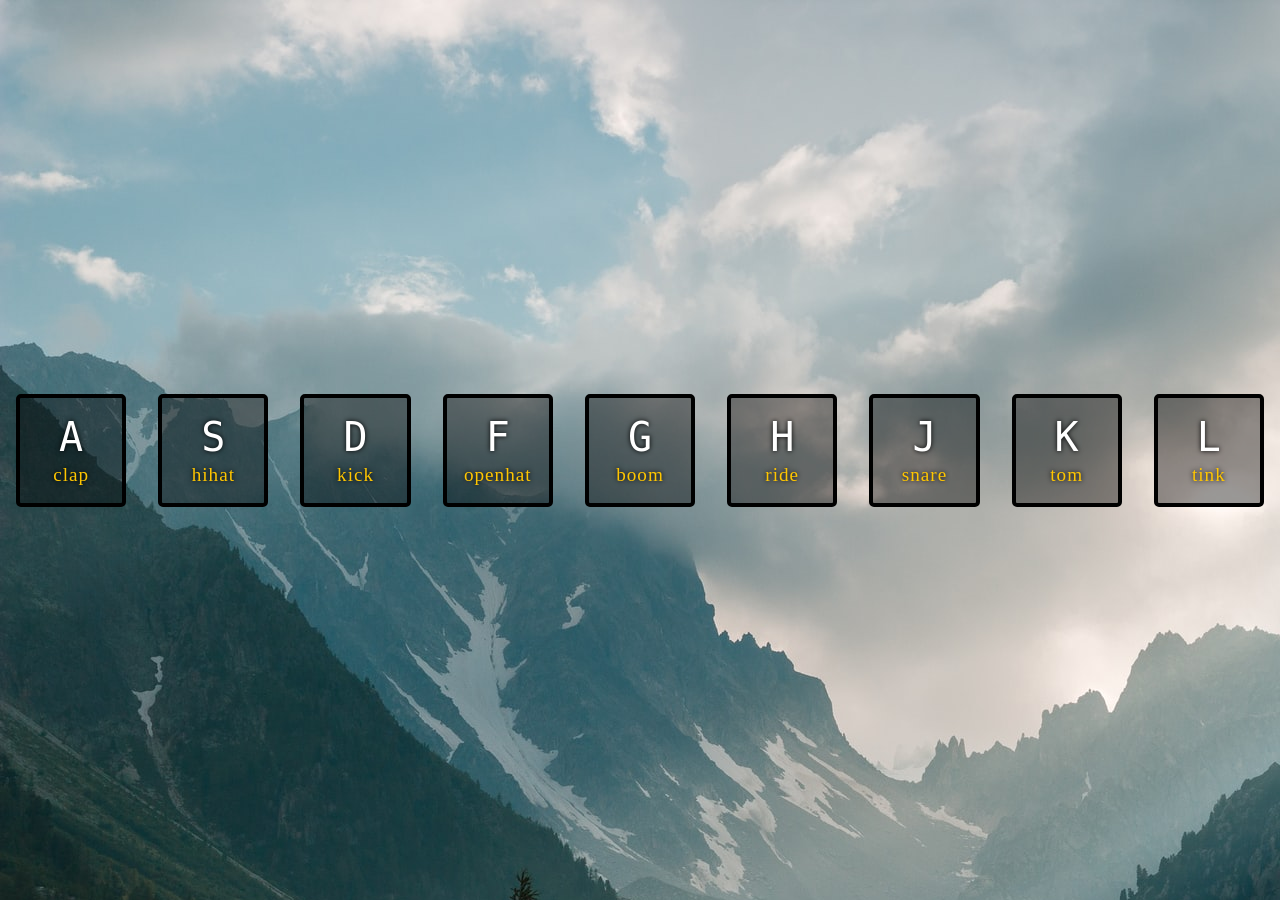
<file: index.html>
<!DOCTYPE html>
<html lang="en">
  <head>
    <meta charset="UTF-8" />
    <meta http-equiv="X-UA-Compatible" content="IE=edge" />
    <meta name="viewport" content="width=device-width, initial-scale=1.0" />
    <link rel="stylesheet" href="styles.css" />
    <title>Drum-Kit</title>
  </head>
  <body>
    <div class="keys">
      <div data-key="65" class="key">
        <kbd>A</kbd>
        <span class="sound">clap</span>
      </div>
        <div data-key="83" class="key">
          <kbd>S</kbd>
          <span class="sound">hihat</span>
        </div>
        <div data-key="68" class="key">
          <kbd>D</kbd>
          <span class="sound"> kick</span>
        </div>
        <div data-key="70" class="key">
          <kbd>F</kbd>
          <span class="sound">openhat</span>
        </div>
        <div data-key="71" class="key">
          <kbd>G</kbd>
          <span class="sound">boom</span>
        </div>
        <div data-key="72" class="key">
          <kbd>H</kbd>
          <span class="sound">ride</span>
        </div>
        <div data-key="74" class="key">
          <kbd>J</kbd>
          <span class="sound">snare</span>
        </div>
        <div data-key="75" class="key">
          <kbd>K</kbd>
          <span class="sound">tom</span>
        </div>
        <div data-key="76" class="key">
          <kbd>L</kbd>
          <span class="sound">tink</span>
        </div>
        <div id="divError" class="divError"></div>
    </div>
    <audio data-key="65" src="assets/souns/606-cymbal6.wav"></audio>
    <audio data-key="83" src="assets/souns/606-tom1.wav"></audio>
    <audio data-key="68" src="assets/souns/606-tom4.wav"></audio>
    <audio data-key="70" src="assets/souns/cowbell.wav"></audio>
    <audio data-key="71" src="assets/souns/handclap.wav"></audio>
    <audio data-key="72" src="assets/souns/hi_conga.wav"></audio>
    <audio data-key="74" src="assets/souns/kick1.wav"></audio>
    <audio data-key="75" src="assets/souns/open_hh.wav"></audio>
    <audio data-key="76" src="assets/souns/tom1.wav"></audio>
    <audio class="error" src="assets/souns/error.mp3"></audio>
    <script src="main.js"></script>
  </body>
</html>
</file>
<file: styles.css>
*{
    margin: 0px;
    padding: 0px;
}

body{
    background-image: url(assets/img/mountains.jpg);
    width: 100%;
    height: 100vh;
}

.keys{
    display: flex;
    min-height:100vh;
    justify-content: center;
    align-items: center;
    
}

.key{
    border: 4px solid black;
    border-radius: 5px;
    margin: 1rem;
    font-size: 1.5rem;
    padding: 1rem .5rem;
    transition: all 0.07s;
    width: 100px;
    text-align:center;
    color: white;
    background: rgba(0, 0, 0, 0.4);
    text-shadow: 0 0 5px black;
}

.playing{
    transform: scale(1.1);
    border-color: #ffc600;
    box-shadow: 0 0 10px #ffc600;
}


kbd{
    display: block;
    font-size: 40px;
}

.sound {
    font-size: 1.2rem;
    text-align: uppercase;
    letter-spacing: 1px;
    color:#ffc600 ;
}

.divError{
    display: flexbox;
}

.errorKey{
    flex-direction: row;
    margin: 0px auto;
    padding: 0px auto;
    color: red;
    font-family: 'Courier New', Courier, monospace;
    font-weight: bolder;
    background-image: url(assets/img/mountains.jpg);
}
</file>
